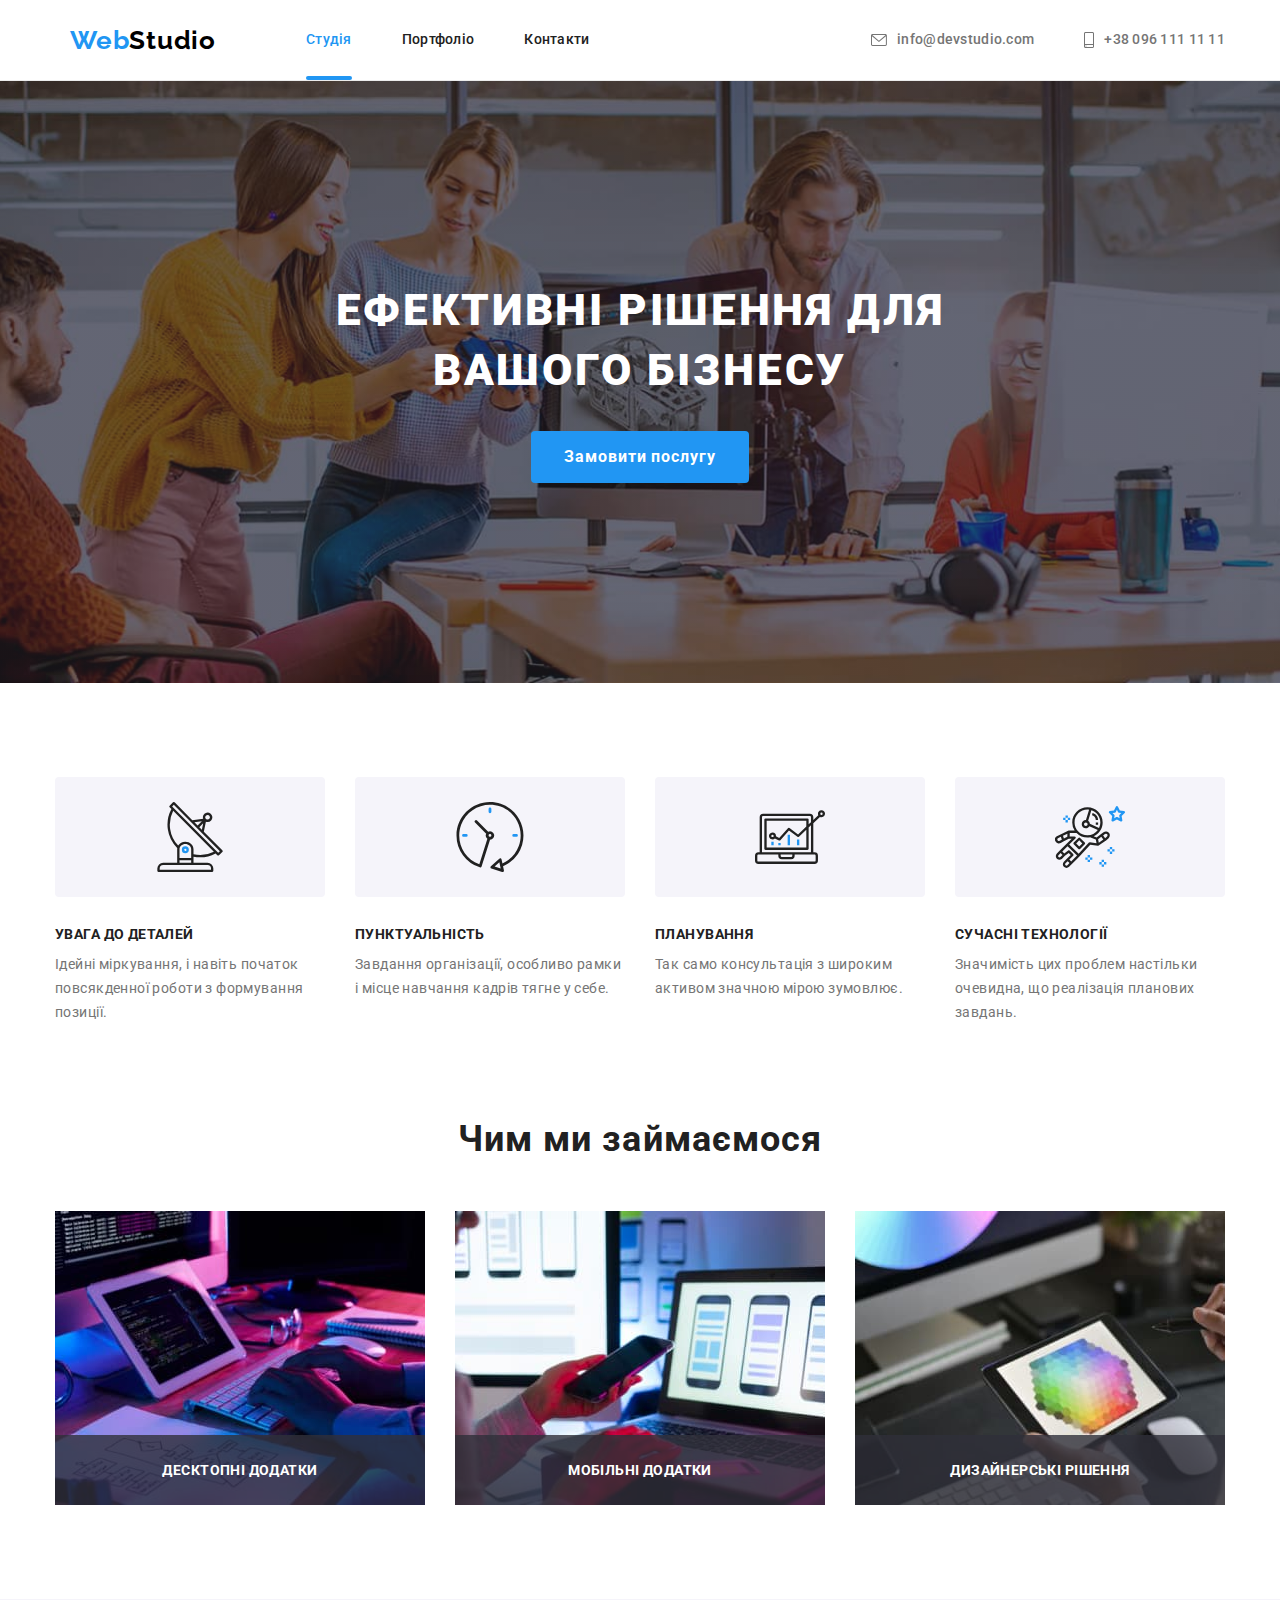
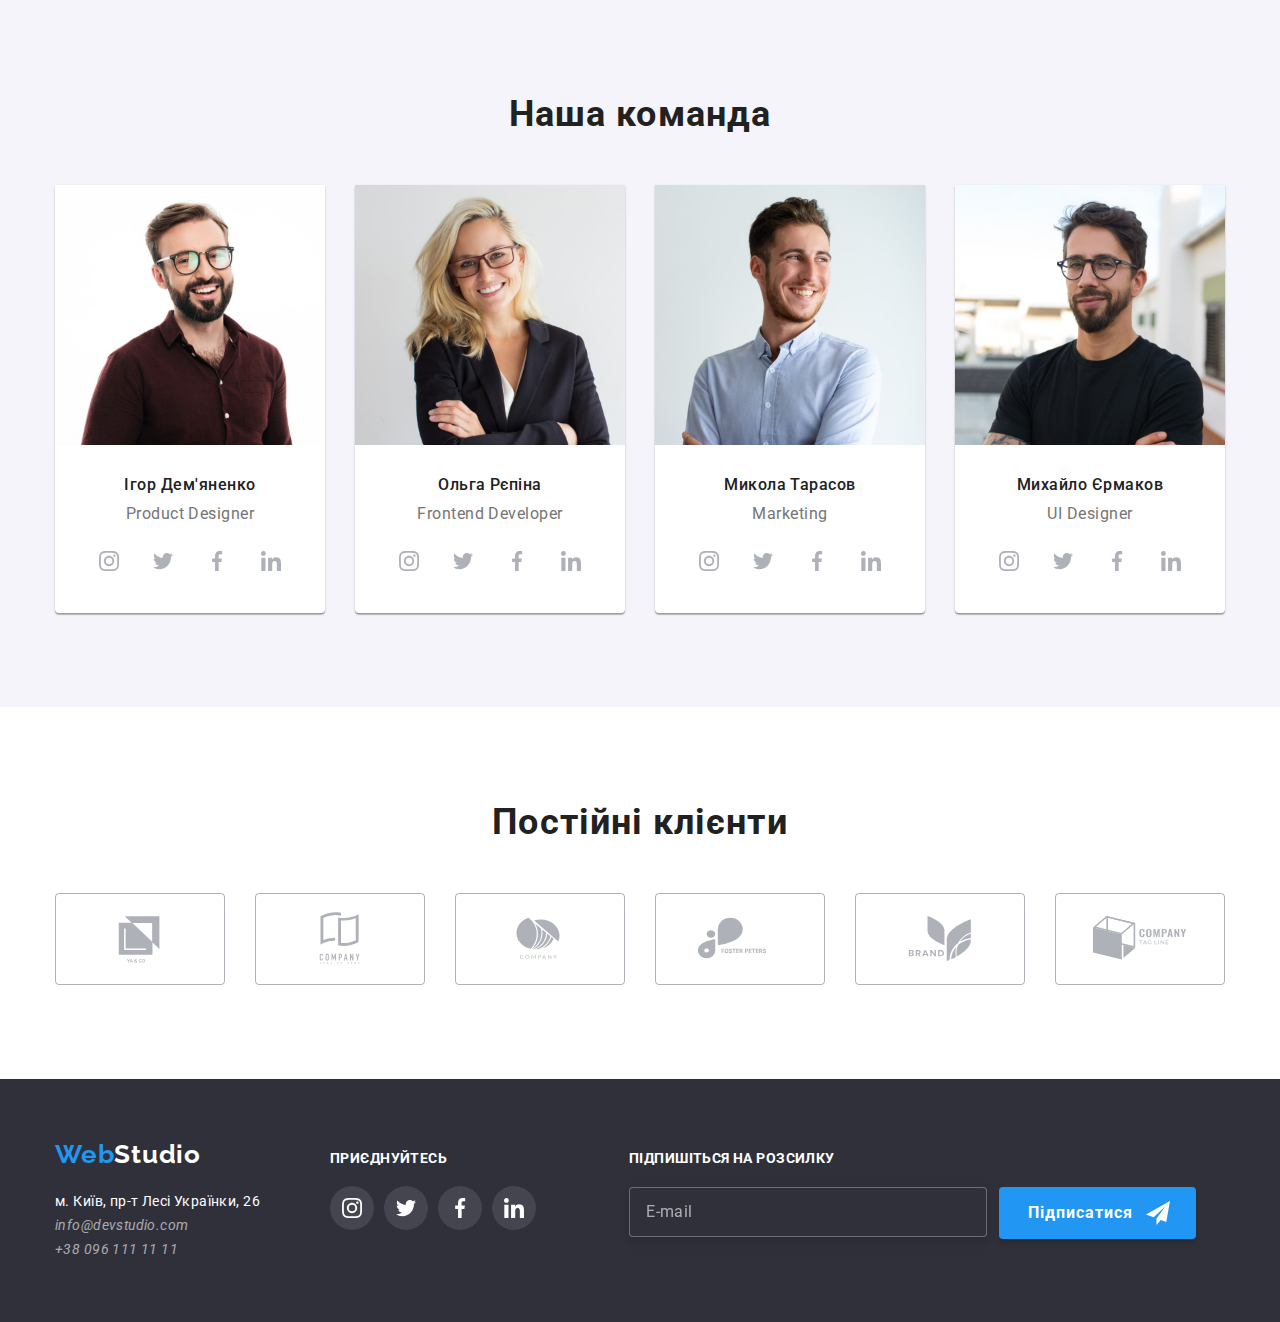
<file: index.html>
<!DOCTYPE html>
<html lang="en">
  <head>
    <meta charset="UTF-8" />
    <meta http-equiv="X-UA-Compatible" content="IE=edge" />
    <meta name="viewport" content="width=device-width, initial-scale=1.0" />
    <title>Document</title>
    <link rel="preconnect" href="https://fonts.googleapis.com" />
    <link rel="preconnect" href="https://fonts.gstatic.com" crossorigin />
    <link
      href="https://fonts.googleapis.com/css2?family=Raleway:wght@700&family=Roboto:wght@400;500;700;900&display=swap"
      rel="stylesheet"
    />
    <link
      rel="stylesheet"
      href="https://cdnjs.cloudflare.com/ajax/libs/modern-normalize/1.1.0/modern-normalize.min.css"
    />
    <link rel="stylesheet" href="./css/style.css" />
  </head>
  <body>
    <header class="header">
      <div class="container main-header">
        <nav class="container main-nav">
          <a href="./index.html" class="header-logo link"
            ><span class="logo-accent">Web</span>Studio</a
          >
          <ul class="header-list list">
            <li class="header-item">
              <a class="current header-link link" href=""> Студія </a>
            </li>
            <li class="header-item">
              <a class="header-link link" href="./portfolio.html">
                Портфоліо
              </a>
            </li>
            <li class="header-item">
              <a class="header-link link" href=""> Контакти </a>
            </li>
          </ul>
        </nav>
        <ul class="list-contact list">
          <li class="item">
            <a class="header-contact link" href="info@devstudio.com">
              <svg class="contact-icon" width="16" height="12">
                <use href="./images/symbol-defs.svg#icon-envelope"></use>
              </svg>
              info@devstudio.com
            </a>
          </li>
          <li class="item">
            <a class="header-contact link" href="tel:+380961111111">
              <svg class="contact-icon" width="10" height="16">
                <use href="./images/symbol-defs.svg#icon-smartphone"></use>
              </svg>
              +38 096 111 11 11
            </a>
          </li>
        </ul>
      </div>
    </header>

    <main>
      <section class="hero">
        <div class="hero-content container">
          <h1>Ефективні рішення для вашого бізнесу</h1>
          <button data-modal-open class="main-button" type="button">
            Замовити послугу
          </button>
        </div>
      </section>

      <section class="fundamental section">
        <div class="container">
          <h2 class="visually-hidden">Принципи нашої роботи</h2>
          <ul class="fundamental-list list">
            <li class="fundamental-item">
              <div class="rectangle-icon">
                <svg class="fundamental-icon" width="70" height="70">
                  <use href="./images/symbol-defs.svg#icon-antenna"></use>
                </svg>
              </div>
              <h3 class="fundamental-title">УВАГА ДО ДЕТАЛЕЙ</h3>
              <p class="fundamental-text">
                Ідейні міркування, і навіть початок повсякденної роботи з
                формування позиції.
              </p>
            </li>
            <li class="fundamental-item">
              <div class="rectangle-icon">
                <svg class="fundamental-icon" width="70" height="70">
                  <use href="./images/symbol-defs.svg#icon-clock"></use>
                </svg>
              </div>
              <h3 class="fundamental-title">ПУНКТУАЛЬНІСТЬ</h3>
              <p class="fundamental-text">
                Завдання організації, особливо рамки і місце навчання кадрів
                тягне у себе.
              </p>
            </li>
            <li class="fundamental-item">
              <div class="rectangle-icon">
                <svg class="fundamental-icon" width="70" height="70">
                  <use href="./images/symbol-defs.svg#icon-diagram"></use>
                </svg>
              </div>
              <h3 class="fundamental-title">ПЛАНУВАННЯ</h3>
              <p class="fundamental-text">
                Так само консультація з широким активом значною мірою зумовлює.
              </p>
            </li>
            <li class="fundamental-item">
              <div class="rectangle-icon">
                <svg class="fundamental-icon" width="70" height="70">
                  <use href="./images/symbol-defs.svg#icon-astronaut"></use>
                </svg>
              </div>
              <h3 class="fundamental-title">СУЧАСНІ ТЕХНОЛОГІЇ</h3>
              <p class="fundamental-text">
                Значимість цих проблем настільки очевидна, що реалізація
                планових завдань.
              </p>
            </li>
          </ul>
        </div>
      </section>

      <section class="properties section">
        <div class="container">
          <h2 class="properties-head">Чим ми займаємося</h2>
          <ul class="properties-list list">
            <li class="properties-item">
              <div class="properties-item-thumb">
                <img
                  src="./images/img.jpg"
                  alt="website development"
                  width="370"
                  height="294"
                />
                <div class="properties-rectangle-name">
                  <h3 class="properties-name">Десктопні додатки</h3>
                </div>
              </div>
            </li>
            <li class="properties-item">
              <div class="properties-item-thumb">
                <img
                  src="./images/img_2.jpg"
                  alt="application development"
                  width="370"
                  height="294"
                />
                <div class="properties-rectangle-name">
                  <h3 class="properties-name">Мобільні додатки</h3>
                </div>
              </div>
            </li>
            <li class="properties-item">
              <div class="properties-item-thumb">
                <img
                  src="./images/img_3.jpg"
                  alt="design"
                  width="370"
                  height="294"
                />
                <div class="properties-rectangle-name">
                  <h3 class="properties-name">Дизайнерські рішення</h3>
                </div>
              </div>
            </li>
          </ul>
        </div>
      </section>

      <section class="team section">
        <div class="container">
          <h2 class="team-title">Наша команда</h2>
          <ul class="team-list list">
            <li class="team-item">
              <img
                src="./images/prod.designer.jpg"
                alt="Our Product Designer"
                width="270"
                height="260"
              />
              <div class="team-content">
                <h3 class="team-members">Ігор Дем'яненко</h3>
                <p class="team-text">Product Designer</p>
                <ul class="team-soc-list list">
                  <li class="team-soc-item">
                    <a href="" class="team-soc-link">
                      <svg class="team-soc-icon" width="20" height="20">
                        <use
                          href="./images/symbol-defs.svg#icon-instagram"
                        ></use>
                      </svg>
                    </a>
                  </li>
                  <li class="team-soc-item">
                    <a href="" class="team-soc-link">
                      <svg class="team-soc-icon" width="20" height="20">
                        <use href="./images/symbol-defs.svg#icon-twitter"></use>
                      </svg>
                    </a>
                  </li>
                  <li class="team-soc-item">
                    <a href="" class="team-soc-link">
                      <svg class="team-soc-icon" width="20" height="20">
                        <use
                          href="./images/symbol-defs.svg#icon-facebook"
                        ></use>
                      </svg>
                    </a>
                  </li>
                  <li class="team-soc-item">
                    <a href="" class="team-soc-link">
                      <svg class="team-soc-icon" width="20" height="20">
                        <use
                          href="./images/symbol-defs.svg#icon-linkedin"
                        ></use>
                      </svg>
                    </a>
                  </li>
                </ul>
              </div>
            </li>
            <li class="team-item">
              <img
                src="./images/frontend_developer.jpg"
                alt="Our Frontend Developer"
                width="270"
                height="260"
              />
              <div class="team-content">
                <h3 class="team-members">Ольга Рєпіна</h3>
                <p class="team-text">Frontend Developer</p>
                <ul class="team-soc-list list">
                  <li class="team-soc-item">
                    <a href="" class="team-soc-link">
                      <svg class="team-soc-icon" width="20" height="20">
                        <use
                          href="./images/symbol-defs.svg#icon-instagram"
                        ></use>
                      </svg>
                    </a>
                  </li>
                  <li class="team-soc-item">
                    <a href="" class="team-soc-link">
                      <svg class="team-soc-icon" width="20" height="20">
                        <use href="./images/symbol-defs.svg#icon-twitter"></use>
                      </svg>
                    </a>
                  </li>
                  <li class="team-soc-item">
                    <a href="" class="team-soc-link">
                      <svg class="team-soc-icon" width="20" height="20">
                        <use
                          href="./images/symbol-defs.svg#icon-facebook"
                        ></use>
                      </svg>
                    </a>
                  </li>
                  <li class="team-soc-item">
                    <a href="" class="team-soc-link">
                      <svg class="team-soc-icon" width="20" height="20">
                        <use
                          href="./images/symbol-defs.svg#icon-linkedin"
                        ></use>
                      </svg>
                    </a>
                  </li>
                </ul>
              </div>
            </li>
            <li class="team-item">
              <img
                src="./images/marketing.jpg"
                alt="Our Marketing Manager"
                width="270"
                height="260"
              />
              <div class="team-content">
                <h3 class="team-members">Микола Тарасов</h3>
                <p class="team-text">Marketing</p>
                <ul class="team-soc-list list">
                  <li class="team-soc-item">
                    <a href="" class="team-soc-link">
                      <svg class="team-soc-icon" width="20" height="20">
                        <use
                          href="./images/symbol-defs.svg#icon-instagram"
                        ></use>
                      </svg>
                    </a>
                  </li>
                  <li class="team-soc-item">
                    <a href="" class="team-soc-link">
                      <svg class="team-soc-icon" width="20" height="20">
                        <use href="./images/symbol-defs.svg#icon-twitter"></use>
                      </svg>
                    </a>
                  </li>
                  <li class="team-soc-item">
                    <a href="" class="team-soc-link">
                      <svg class="team-soc-icon" width="20" height="20">
                        <use
                          href="./images/symbol-defs.svg#icon-facebook"
                        ></use>
                      </svg>
                    </a>
                  </li>
                  <li class="team-soc-item">
                    <a href="" class="team-soc-link">
                      <svg class="team-soc-icon" width="20" height="20">
                        <use
                          href="./images/symbol-defs.svg#icon-linkedin"
                        ></use>
                      </svg>
                    </a>
                  </li>
                </ul>
              </div>
            </li>
            <li class="team-item">
              <img
                src="./images/UI_designer.jpg"
                alt="Our UI DesignerUI Designer"
                width="270"
                height="260"
              />
              <div class="team-content">
                <h3 class="team-members">Михайло Єрмаков</h3>
                <p class="team-text">UI Designer</p>
                <ul class="team-soc-list list">
                  <li class="team-soc-item">
                    <a href="" class="team-soc-link">
                      <svg class="team-soc-icon" width="20" height="20">
                        <use
                          href="./images/symbol-defs.svg#icon-instagram"
                        ></use>
                      </svg>
                    </a>
                  </li>
                  <li class="team-soc-item">
                    <a href="" class="team-soc-link">
                      <svg class="team-soc-icon" width="20" height="20">
                        <use href="./images/symbol-defs.svg#icon-twitter"></use>
                      </svg>
                    </a>
                  </li>
                  <li class="team-soc-item">
                    <a href="" class="team-soc-link">
                      <svg class="team-soc-icon" width="20" height="20">
                        <use
                          href="./images/symbol-defs.svg#icon-facebook"
                        ></use>
                      </svg>
                    </a>
                  </li>
                  <li class="team-soc-item">
                    <a href="" class="team-soc-link">
                      <svg class="team-soc-icon" width="20" height="20">
                        <use
                          href="./images/symbol-defs.svg#icon-linkedin"
                        ></use>
                      </svg>
                    </a>
                  </li>
                </ul>
              </div>
            </li>
          </ul>
        </div>
      </section>
      <section class="clients section">
        <div class="container">
          <h2 class="clints-title">Постійні клієнти</h2>
          <ul class="clients-list list">
            <li class="clients-item">
              <a href="" class="clients-icon-link link">
                <svg class="clients-icon" width="106" height="60">
                  <use href="./images/symbol-defs.svg#icon-client_1"></use>
                </svg>
              </a>
            </li>
            <li class="clients-item">
              <a href="" class="clients-icon-link link">
                <svg class="clients-icon" width="106" height="60">
                  <use href="./images/symbol-defs.svg#icon-client_2"></use>
                </svg>
              </a>
            </li>
            <li class="clients-item">
              <a href="" class="clients-icon-link link">
                <svg class="clients-icon" width="106" height="60">
                  <use href="./images/symbol-defs.svg#icon-client_3"></use>
                </svg>
              </a>
            </li>
            <li class="clients-item">
              <a href="" class="clients-icon-link link">
                <svg class="clients-icon" width="106" height="60">
                  <use href="./images/symbol-defs.svg#icon-client_4"></use>
                </svg>
              </a>
            </li>
            <li class="clients-item">
              <a href="" class="clients-icon-link link">
                <svg class="clients-icon" width="106" height="60">
                  <use href="./images/symbol-defs.svg#icon-client_5"></use>
                </svg>
              </a>
            </li>
            <li class="clients-item">
              <a href="" class="clients-icon-link link">
                <svg class="clients-icon" width="106" height="60">
                  <use href="./images/symbol-defs.svg#icon-client_6"></use>
                </svg>
              </a>
            </li>
          </ul>
        </div>
      </section>
    </main>
    <footer class="footer">
      <div class="container footer-flex">
        <div class="footer-content">
          <a href="" class="footer-logo link"
            ><span class="logo-accent">Web</span>Studio</a
          >
          <address class="footer-address">
            <a class="footer-address-link link" href=""
              >м. Київ, пр-т Лесі Українки, 26</a
            >
            <ul class="footer-address-list list">
              <li>
                <a class="footer-contact link" href="info@devstudio.com"
                  >info@devstudio.com</a
                >
              </li>
              <li>
                <a class="footer-contact link" href="tel:+380961111111"
                  >+38 096 111 11 11
                </a>
              </li>
            </ul>
          </address>
        </div>
        <div class="footer-soc">
          <h3 class="footer-soc-title">Приєднуйтесь</h3>
          <ul class="footer-soc-list list">
            <li class="footer-soc-item">
              <a href="" class="footer-soc-link">
                <svg class="footer-soc-icon" width="20" height="20">
                  <use href="./images/symbol-defs.svg#icon-instagram_2"></use>
                </svg>
              </a>
            </li>
            <li class="footer-soc-item">
              <a href="" class="footer-soc-link">
                <svg class="footer-soc-icon" width="20" height="20">
                  <use href="./images/symbol-defs.svg#icon-twitter_2"></use>
                </svg>
              </a>
            </li>
            <li class="footer-soc-item">
              <a href="" class="footer-soc-link">
                <svg class="footer-soc-icon" width="20" height="20">
                  <use href="./images/symbol-defs.svg#icon-facebook_2"></use>
                </svg>
              </a>
            </li>
            <li class="footer-soc-item">
              <a href="" class="footer-soc-link">
                <svg class="footer-soc-icon" width="20" height="20">
                  <use href="./images/symbol-defs.svg#icon-linkedin_2"></use>
                </svg>
              </a>
            </li>
          </ul>
        </div>
        <form class="footer-form">
          <label class="footer-form-title" for="email">
            Підпишіться на розсилку
          </label>
          <div class="footer-form-wrap">
            <input
              class="footer-input"
              type="email"
              name="email"
              id="email"
              placeholder="E-mail"
            />
            <div class="footer-form-button">
              <button type="submit" class="footer-button">
                Підписатися
                <svg class="footer-button-icon" width="24" height="24">
                  <use href="./images/symbol-defs.svg#icon-send"></use>
                </svg>
              </button>
            </div>
          </div>
        </form>
      </div>
    </footer>

    <div data-modal class="backdrop is-hidden">
      <div class="modal">
        <button data-modal-close type="button" class="modal-close-button">
          <svg class="" width="18" height="18">
            <use href="./images/symbol-defs.svg#icon-close-black"></use>
          </svg>
        </button>
        <p class="modal-title">Залиште свої дані, ми вам передзвонимо</p>
        <form class="modal-form">
          <div class="modal-form-field">
            <label class="modal-form-label" for="name"> Ім'я </label>
            <div class="imput-wrap">
              <input class="form-input" type="text" name="name" id="name" />
              <svg class="form-input-icon" width="18" height="18">
                <use href="./images/symbol-defs.svg#icon-person-black"></use>
              </svg>
            </div>
          </div>
          <div class="modal-form-field">
            <label class="modal-form-label" for="tel">Телефон </label>
            <div class="imput-wrap">
              <input class="form-input" type="tel" name="tel" id="tel" />
              <svg class="form-input-icon" width="18" height="18">
                <use href="./images/symbol-defs.svg#icon-phone-black"></use>
              </svg>
            </div>
          </div>
          <div class="modal-form-field">
            <label class="modal-form-label" for="modal-email"> Пошта</label>
            <div class="imput-wrap">
              <input
                class="form-input"
                type="email"
                name="email"
                id="modal-email"
              />
              <svg class="form-input-icon" width="18" height="18">
                <use href="./images/symbol-defs.svg#icon-email-black"></use>
              </svg>
            </div>
          </div>
          <div>
            <label class="modal-form-label" for="comment">Коментар</label>
            <textarea
              class="form-textarea"
              name="comment"
              id="comment"
              placeholder="Введіть текст"
            ></textarea>
          </div>
          <div>
            <input
              type="checkbox"
              class="input-check visually-hidden"
              name="policy"
              id="policy"
              value="true"
            />
            <label class="modal-form-policy" for="policy">
              <span>
                <svg class="form-check-icon" width="16" height="15">
                  <use href="./images/symbol-defs.svg#icon-vector"></use>
                </svg>
              </span>
              Погоджуюся з розсилкою та приймаю
              <a class="policy-link link" href=""> Умови договору </a>
            </label>
          </div>
        </form>

        <button class="modal-button" type="submit">Відправити</button>
      </div>
    </div>

    <script src="./js/modal.js"></script>
  </body>
</html>
</file>
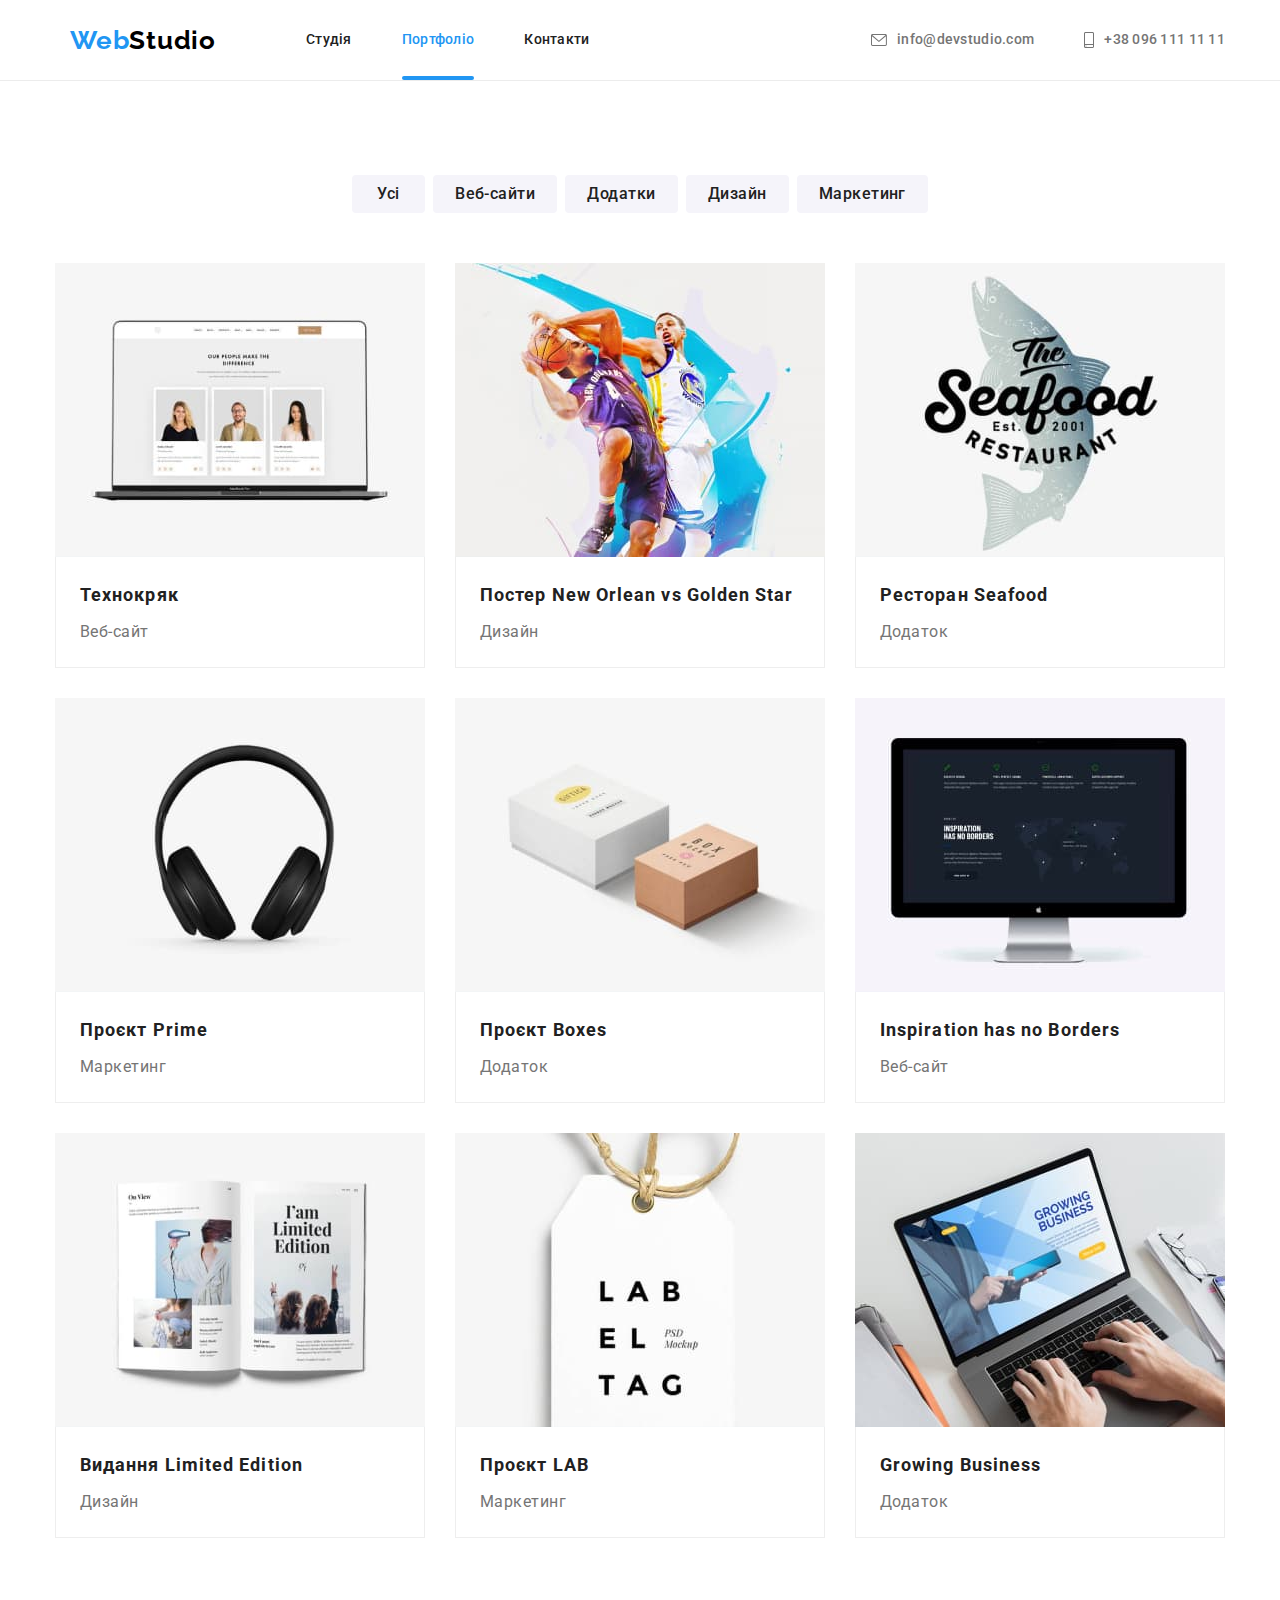
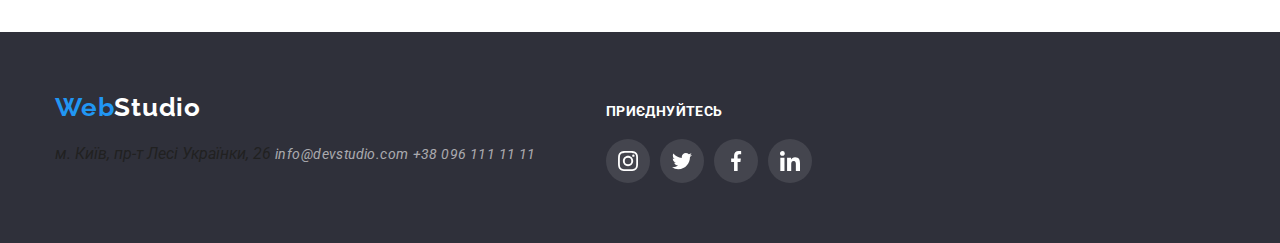
<file: portfolio.html>
<!DOCTYPE html>
<html lang="en">
  <head>
    <meta charset="UTF-8" />
    <meta http-equiv="X-UA-Compatible" content="IE=edge" />
    <meta name="viewport" content="width=device-width, initial-scale=1.0" />
    <title>Document</title>
    <link rel="preconnect" href="https://fonts.googleapis.com" />
    <link rel="preconnect" href="https://fonts.gstatic.com" crossorigin />
    <link
      href="https://fonts.googleapis.com/css2?family=Raleway:wght@700&family=Roboto:wght@400;500;700;900&display=swap"
      rel="stylesheet"
    />
    <link
      rel="stylesheet"
      href="https://cdnjs.cloudflare.com/ajax/libs/modern-normalize/1.1.0/modern-normalize.min.css"
    />
    <link rel="stylesheet" href="./css/style.css" />
  </head>
  <body>
    <header class="header">
      <div class="container main-header">
        <nav class="container main-nav">
          <a href="./index.html" class="header-logo link"
            ><span class="logo-accent">Web</span>Studio</a
          >
          <ul class="header-list list">
            <li class="header-item">
              <a class="header-link link" href="./index.html"> Студія </a>
            </li>
            <li class="header-item">
              <a class="current header-link link" href="./portfolio.html">
                Портфоліо
              </a>
            </li>
            <li class="header-item">
              <a class="header-link link" href=""> Контакти </a>
            </li>
          </ul>
        </nav>
        <ul class="list-contact list">
          <li class="item">
            <a class="header-contact link" href="info@devstudio.com">
              <svg class="contact-icon" width="16" height="12">
                <use href="./images/symbol-defs.svg#icon-envelope"></use>
              </svg>
              info@devstudio.com
            </a>
          </li>
          <li class="item">
            <a class="header-contact link" href="tel:+380961111111">
              <svg class="contact-icon" width="10" height="16">
                <use href="./images/symbol-defs.svg#icon-smartphone"></use>
              </svg>
              +38 096 111 11 11
            </a>
          </li>
        </ul>
      </div>
    </header>

    <main>
      <section class="projects section">
        <h2 class="visually-hidden">Фільтр</h2>
        <ul class="project-filtr list container">
          <li class="project-filtr-item">
            <button class="project-button" type="button">Усі</button>
          </li>
          <li class="project-filtr-item">
            <button class="project-button" type="button">Веб-сайти</button>
          </li>
          <li class="project-filtr-item">
            <button class="project-button" type="button">Додатки</button>
          </li>
          <li class="project-filtr-item">
            <button class="project-button" type="button">Дизайн</button>
          </li>
          <li class="project-filtr-item">
            <button class="project-button" type="button">Маркетинг</button>
          </li>
        </ul>
        <h2 class="visually-hidden">Наші проекти</h2>
        <ul class="project-list list container">
          <li class="project-item">
            <a href="" class="project-link link">
              <div class="project-thumb">
                <img
                  src="./images/img_tehno.jpg"
                  alt="website"
                  width="370"
                  height="294"
                />
                <p class="project-description">
                  Ресурс пропонує комплексні пропозиції з різним рівнем
                  функціоналу та сервісів. Все це дозволить відвідувачу отримати
                  вичерпні відомості про компанію чи приватну особу.
                </p>
              </div>
              <div class="cards">
                <h3 class="project-title">Технокряк</h3>
                <p class="project-text">Веб-сайт</p>
              </div>
            </a>
          </li>
          <li class="project-item">
            <a href="" class="project-link link">
              <div class="project-thumb">
                <img
                  src="./images/img_poster.jpg"
                  alt="poster"
                  width="370"
                  height="294"
                />
                <p class="project-description">
                  Ресурс пропонує комплексні пропозиції з різним рівнем
                  функціоналу та сервісів. Все це дозволить відвідувачу отримати
                  вичерпні відомості про компанію чи приватну особу.
                </p>
              </div>
              <div class="cards">
                <h3 class="project-title">Постер New Orlean vs Golden Star</h3>
                <p class="project-text">Дизайн</p>
              </div>
            </a>
          </li>
          <li class="project-item">
            <a href="" class="project-link link">
              <div class="project-thumb">
                <img
                  src="./images/img_seafood.jpg"
                  alt="app_seafood"
                  width="370"
                  height="294"
                />
                <p class="project-description">
                  Ресурс пропонує комплексні пропозиції з різним рівнем
                  функціоналу та сервісів. Все це дозволить відвідувачу отримати
                  вичерпні відомості про компанію чи приватну особу.
                </p>
              </div>
              <div class="cards">
                <h3 class="project-title">Ресторан Seafood</h3>
                <p class="project-text">Додаток</p>
              </div>
            </a>
          </li>
          <li class="project-item">
            <a href="" class="project-link link">
              <div class="project-thumb">
                <img
                  src="./images/img_prime.jpg"
                  alt="marketing"
                  width="370"
                  height="294"
                />
                <p class="project-description">
                  Ресурс пропонує комплексні пропозиції з різним рівнем
                  функціоналу та сервісів. Все це дозволить відвідувачу отримати
                  вичерпні відомості про компанію чи приватну особу.
                </p>
              </div>
              <div class="cards">
                <h3 class="project-title">Проєкт Prime</h3>
                <p class="project-text">Маркетинг</p>
              </div>
            </a>
          </li>
          <li class="project-item">
            <a href="" class="project-link link">
              <div class="project-thumb">
                <img
                  src="./images/img_boxes.jpg"
                  alt="app_boxes"
                  width="370"
                  height="294"
                />
                <p class="project-description">
                  Ресурс пропонує комплексні пропозиції з різним рівнем
                  функціоналу та сервісів. Все це дозволить відвідувачу отримати
                  вичерпні відомості про компанію чи приватну особу.
                </p>
              </div>
              <div class="cards">
                <h3 class="project-title">Проєкт Boxes</h3>
                <p class="project-text">Додаток</p>
              </div>
            </a>
          </li>
          <li class="project-item">
            <a href="" class="project-link link">
              <div class="project-thumb">
                <img
                  src="./images/img_inspiration.jpg"
                  alt="website_inspiration"
                  width="370"
                  height="294"
                />
                <p class="project-description">
                  Ресурс пропонує комплексні пропозиції з різним рівнем
                  функціоналу та сервісів. Все це дозволить відвідувачу отримати
                  вичерпні відомості про компанію чи приватну особу.
                </p>
              </div>
              <div class="cards">
                <h3 class="project-title">Inspiration has no Borders</h3>
                <p class="project-text">Веб-сайт</p>
              </div>
            </a>
          </li>
          <li class="project-item">
            <a href="" class="project-link link">
              <div class="project-thumb">
                <img
                  src="./images/img_edition.jpg"
                  alt="design"
                  width="370"
                  height="294"
                />
                <p class="project-description">
                  Ресурс пропонує комплексні пропозиції з різним рівнем
                  функціоналу та сервісів. Все це дозволить відвідувачу отримати
                  вичерпні відомості про компанію чи приватну особу.
                </p>
              </div>
              <div class="cards">
                <h3 class="project-title">Видання Limited Edition</h3>
                <p class="project-text">Дизайн</p>
              </div>
            </a>
          </li>
          <li class="project-item">
            <a href="" class="project-link link">
              <div class="project-thumb">
                <img
                  src="./images/img_lab.jpg"
                  alt="marketing_lab"
                  width="370"
                  height="294"
                />
                <p class="project-description">
                  Ресурс пропонує комплексні пропозиції з різним рівнем
                  функціоналу та сервісів. Все це дозволить відвідувачу отримати
                  вичерпні відомості про компанію чи приватну особу.
                </p>
              </div>
              <div class="cards">
                <h3 class="project-title">Проєкт LAB</h3>
                <p class="project-text">Маркетинг</p>
              </div>
            </a>
          </li>
          <li class="project-item">
            <a href="" class="project-link link">
              <div class="project-thumb">
                <img
                  src="./images/img_growing.jpg"
                  alt="app_growing_business"
                  width="370"
                  height="294"
                />
                <p class="project-description">
                  Ресурс пропонує комплексні пропозиції з різним рівнем
                  функціоналу та сервісів. Все це дозволить відвідувачу отримати
                  вичерпні відомості про компанію чи приватну особу.
                </p>
              </div>
              <div class="cards">
                <h3 class="project-title">Growing Business</h3>
                <p class="project-text">Додаток</p>
              </div>
            </a>
          </li>
        </ul>
      </section>
    </main>

    <footer class="footer">
      <div class="container footer-flex">
        <div class="footer-content">
          <a href="" class="footer-logo link"
            ><span class="logo-accent">Web</span>Studio</a
          >
          <address class="footer-address">
            м. Київ, пр-т Лесі Українки, 26
            <a class="footer-contact link" href="info@devstudio.com"
              >info@devstudio.com</a
            >
            <a class="footer-contact link" href="tel:+380961111111"
              >+38 096 111 11 11
            </a>
          </address>
        </div>
        <div class="footer-soc">
          <h3 class="footer-soc-title">Приєднуйтесь</h3>
          <ul class="footer-soc-list list">
            <li class="footer-soc-item">
              <a href="" class="footer-soc-link">
                <svg class="footer-soc-icon" width="20" height="20">
                  <use href="./images/symbol-defs.svg#icon-instagram_2"></use>
                </svg>
              </a>
            </li>
            <li class="footer-soc-item">
              <a href="" class="footer-soc-link">
                <svg class="footer-soc-icon" width="20" height="20">
                  <use href="./images/symbol-defs.svg#icon-twitter_2"></use>
                </svg>
              </a>
            </li>
            <li class="footer-soc-item">
              <a href="" class="footer-soc-link">
                <svg class="footer-soc-icon" width="20" height="20">
                  <use href="./images/symbol-defs.svg#icon-facebook_2"></use>
                </svg>
              </a>
            </li>
            <li class="footer-soc-item">
              <a href="" class="footer-soc-link">
                <svg class="footer-soc-icon" width="20" height="20">
                  <use href="./images/symbol-defs.svg#icon-linkedin_2"></use>
                </svg>
              </a>
            </li>
          </ul>
        </div>
      </div>
    </footer>
  </body>
</html>
</file>
<file: css/style.css>
:root {
--main-color:#212121;
--second-main-color:#757575;
--white:#FFFFFF;
--accent-color:#2196F3;
--logo-color:#000000;
--background-header:#ECECEC;
--background-footer:#2F303A;
--background-main: #FFFFFF;
--background-second: #F5F4FA;
--background-accent:#2196F3;
--backgground-portfolio-cards:#EEEEEE;
--soc-icon: #AFB1B8;
}

body  {
    font-family: 'Roboto', sans-serif;
    color: var(--main-color);
}   

.list {
    list-style: none;
    padding: 0;
    margin: 0;
}
.link {
    text-decoration: none;
}
.container {
        width: 1200px;
        padding-left: 15px;
        padding-right: 15px;
        margin-left: auto;
        margin-right: auto;
}
img {
        display: block;
        max-width: 100%;
        height: auto;
}

.section {
        padding-top: 94px;
        padding-bottom: 94px;
}

/* header */

.header {
    background-color: var(--background-main);
    border-bottom: 1px solid #ECECEC;
}

.header-list {
        display: flex;
        margin-left: 90px;
}

.project-filtr {
        justify-content: center;
}

.header-item:not(:last-child) {
        margin-right: 50px;
}

.main-header {
        display: flex;
        align-items: center;
}

.list-contact {
        display: flex;
        margin-left: auto;
        flex-shrink: 0;
}       

.list-contact .item + .item {
        margin-left: 50px;
}

.main-nav {
        display: flex;
        align-items: center;
}

.header-logo {
        font-family: 'Raleway';
        font-weight: 700;
        font-size: 26px;
        line-height: 1.19;  
        letter-spacing: 0.03em;
        color: var(--logo-color);
}
.logo-accent {
        color:var(--accent-color);
}
.header-link   {
        display: block;
        padding-top: 32px;
        padding-bottom: 32px;

        position: relative;

        font-weight: 500;
        font-size: 14px;
        line-height: 1.14;
        letter-spacing: 0.02em;
        color: var(--main-color);   

        transition-property: color;
        transition-duration: 250ms;
        transition-timing-function: cubic-bezier(0.4, 0, 0.2, 1);
}

.header-link:hover,
.header-link:focus {
        color: var(--accent-color);
}

.current::after {
        content: "";

        position: absolute;
        left: 0;
        bottom: 0;

        display: block;

        width: 100%;
        height: 4px;
        background-color: var(--background-accent);
        border-radius: 2px;
}

.header-contact {
        display: flex;
        align-items: center;
        justify-content: center;
        font-weight: 500;
        font-size: 14px;
        line-height: 1.14;
        letter-spacing: 0.02em;
        color: var(--second-main-color);

        transition-property: color;
        transition-duration: 250ms;
        transition-timing-function: cubic-bezier(0.4, 0, 0.2, 1);
}

.header-contact:hover,
.header-contact:focus {
        color: var(--accent-color);
}

.header-link.current {
        color: var(--accent-color);
}

.contact-icon {
        fill: currentColor;
        margin-right: 10px;
}

/*hero*/

.hero {
        max-width: 1600px;
        padding-top: 200px;
        padding-bottom: 200px;
        margin: 0 auto;
        text-align: center;

        background-color: var(--background-footer);
        background-image: linear-gradient(rgba(47, 48, 58, 0.4), rgba(47, 48, 58, 0.4)), url(../images/hero.jpg);
        background-repeat: no-repeat;
        background-position: center;
        background-size: cover;
}
h1 {    
        margin: 0 auto;
        margin-bottom: 30px;
        max-width: 696px;

        font-weight: 900;
        font-size: 44px;
        line-height: 1.36;
        letter-spacing: 0.06em;
        text-transform: uppercase;      
        color: var(--white);
}

.main-button {
        border-radius: 4px;
        padding: 10px 32px;
        border: 1px solid transparent;

        front-family:inherit;
        font-weight: 700;
        font-size: 16px;
        line-height: 1.88;

        align-items: center;
        text-align: center;
        letter-spacing: 0.06em;

        color: var(--white);
        background-color: var(--background-accent);
        cursor:pointer;
}

.visually-hidden {
    position: absolute;
    white-space: nowrap;
    width: 1px;
    height: 1px;
    overflow: hidden;
    border: 0;
    padding: 0;
    clip: rect(0 0 0 0);
    clip-path: inset(50%);
    margin: -1px;
}

/*fundamental*/

.fundamental {
        text-align: center;
}

.fundamental-list {
        display: flex;
        width: 1170px;

        background-color: var(--background-main);
}

.fundamental-item:not(:last-child) {
        margin-right: 30px;
}

.fundamental-item {
        width: 270px;
        text-align: left;
}

.fundamental-title {
        margin-top: 0;
        margin-bottom: 10px;

        font-weight: 700;
        font-size: 14px;
        line-height: 1.14;
        letter-spacing: 0.03em;
        text-transform: uppercase;
}
.fundamental-text {
        margin-top: 0;
        margin-bottom: 0;

        font-size: 14px;
        line-height: 1.71;
        letter-spacing: 0.03em;
        color:var(--second-main-color);
}

.rectangle-icon {
        display: flex;
        align-items: center;
        justify-content: center;
        margin-bottom: 30px;
        width: 270px;
        height: 120px;
        background-color: var(--background-second);
        border-radius: 4px;
}

/*properties*/

.properties-head {
        margin-top: 0;
        margin-bottom: 50px;

        text-align: center;

        font-weight: 700;
        font-size: 36px;
        line-height: 1.17;
        text-align: center;
        letter-spacing: 0.03em;
}
.properties {
        padding-top: 0;
        background-color: var(--background-main);
}

.properties-list {
        display: flex;
}

.properties-item:not(:last-child){
        margin-right: 30px;
}

.properties-item-thumb {
        position: relative;
}

.properties-rectangle-name {
        display: flex;
        align-items: center;
        justify-content: center;
        
        position: absolute;
        bottom: 0;
        left: 0;

        width: 370px;
        height: 70px;
 
        background-color: rgba(47, 48, 58, 0.8);
}

.properties-name {
        padding: 0;
        margin: 0;

        font-weight: 700;
        font-size: 14px;
        line-height: 16px;
        text-align: center;
        letter-spacing: 0.03em;
        text-transform: uppercase;
        
        color: var(--white);
}

/*team*/

.team {  
    background-color: var(--background-second);
}

.team-list {
        display: flex;
}

.team-item:not(:last-child) {
        margin-right: 30px;
}

.team-title {
        margin-top: 0;
        margin-bottom: 50px;

        font-weight: 700;
        font-size: 36px;
        line-height: 1.17;
        text-align: center;
        letter-spacing: 0.03em
}
.team-members {
        margin-top: 0;
        margin-bottom: 10px;

        font-weight: 500;
        font-size: 16px;
        line-height: 1.19;
        text-align: center;
        letter-spacing: 0.03em;
}
.team-text {
        margin-top: 0;
        margin-bottom: 16px;

        font-size: 16px;
        line-height: 1.19;
        text-align: center;
        letter-spacing: 0.03em;
        color: var(--second-main-color);
}
.team-item {
        background-color: var(--background-main);
        box-shadow: 0px 1px 3px rgba(0, 0, 0, 0.12), 0px 1px 1px rgba(0, 0, 0, 0.14), 0px 2px 1px rgba(0, 0, 0, 0.2);
        border-radius: 0px 0px 4px 4px;
}

.team-content {
        padding-top: 30px;
        padding-bottom: 30px;
}

.team-soc-list {
        display: flex;
        justify-content: center;
        gap: 10px;

        margin: 0;
        padding: 0;
}

.team-soc-link {
        display: flex;
        align-items: center;
        justify-content: center;

        width: 44px;
        height: 44px;
        border-radius: 50%;
        background-color: var(--background-main);
        fill: #AFB1B8;

        transition-property: background-color, fill;
        transition-duration: 250ms;
        transition-timing-function: cubic-bezier(0.4, 0, 0.2, 1);
}

.team-soc-link:hover,
.team-soc-link:focus {
        background-color: var(--background-accent);
        fill: var(--white);
}

/* clients */

.clients {
        text-align: center;
        background-color: var(--background-main);
}

.clints-title {
        margin-top: 0;
        margin-bottom: 50px;
        
        font-weight: 700;
        font-size: 36px;
        line-height: 1.17;
        letter-spacing: 0.03em;
}

.clients-list {
        display: flex;
        justify-content: center;
        gap: 30px;
}

.clients-icon-link {
        display: flex;
        align-items: center;
        justify-content: center;
        gap: 30px;

        width: 170px;
        height: 92px;
        border: 1px solid #AFB1B8;
        border-radius: 4px;
        fill: #AFB1B8;

        transition-property: fill, border-color;
        transition-duration: 250ms;
        transition-timing-function: cubic-bezier(0.4, 0, 0.2, 1);
}

.clients-icon-link:hover,
.clients-icon-link:focus {
        fill: var(--accent-color);
        border-color: var(--accent-color);
}

/* footer */

.footer {
        background-color: var(--background-footer);
        padding-top: 60px;
        padding-bottom: 60px;
}

.footer-flex {
        display: flex;
        align-items: baseline;
        justify-content: flex-start;    
}

.footer-content {
        display: flex;
        flex-direction:column;
        margin-right: 70px;
}

.footer-logo {
        margin-bottom: 20px;

        font-family: 'Raleway';
        font-weight: 700;
        font-size: 26px;
        line-height: 1.19;
        letter-spacing: 0.03em;  
        color: var(--white)
}
/* .footer-address */
        /* display: block; */
        /* flex-direction: column; */

.footer-address-link {
        display: block;
        font-style: normal;
        font-size: 14px;
        line-height: 1.71;
        letter-spacing: 0.03em;
        color: var(--white)
}

.footer-contact {
        margin-top: 9px;

        font-size: 14px;
        line-height: 1.71;
        letter-spacing: 0.03em;
        color: rgba(255, 255, 255, 0.6);

        transition-property: color;
        transition-duration: 250ms;
        transition-timing-function: cubic-bezier(0.4, 0, 0.2, 1);
}

.footer-contact:hover,
.footer-contact:focus {
        color: var(--accent-color);
}

.footer-soc-title {
        margin-top: 0;
        margin-bottom: 20px;
        font-weight: 700;
        font-size: 14px;
        line-height: 16px;
        letter-spacing: 0.03em;
        text-transform: uppercase;
        
        color: var(--white)
}

.footer-soc-list {
        display: flex;
        justify-content: center;
        gap: 10px;
        margin-top: 20px;
}

.footer-soc-link {
        display: flex;
        align-items: center;
        justify-content: center;

        width: 44px;
        height: 44px;
        border-radius: 50%;
        background-color: rgba(255, 255, 255, 0.1);
        fill: var(--white);

        transition-property: background-color;
        transition-duration: 250ms;
        transition-timing-function: cubic-bezier(0.4, 0, 0.2, 1);
}

.footer-soc-link:hover,
.footer-soc-link:focus {
        background-color: var(--background-accent);
}

.footer-form {
        margin-left: 93px;
}

.footer-form-title {
        display: inline-block;
        margin-top: 0;
        margin-bottom: 20px;

        font-weight: 700;
        font-size: 14px;
        line-height: 1.14;
        letter-spacing: 0.03em;
        text-transform: uppercase;
        
        color: var(--white);
}

.footer-form-wrap {
        display: flex;
        gap: 12px;
}

.footer-button {
        position: relative;
        margin: 0;
        padding-top: 10px;
        padding-bottom: 10px;
        padding-right: 62px;
        padding-left: 28px;

        border-radius: 4px;
        border: 1px solid transparent;

        font-weight: 700;
        font-size: 16px;
        line-height: 1.88;
        letter-spacing: 0.06em;
        
        color: var(--white);
        background-color: var(--background-accent);
        box-shadow: 0px 4px 4px rgba(0, 0, 0, 0.15);
        cursor: pointer;
}

.footer-input {
        width: 358px;
        height: 50px;
        padding-left: 16px;
        
        border: 1px solid rgba(255, 255, 255, 0.3);
        filter: drop-shadow(0px 4px 4px rgba(0, 0, 0, 0.15));
        border-radius: 4px;
        background-color: var(--background-footer);
        color: var(--white);
}

.footer-input::placeholder {
        font-weight: 400;
        font-size: 16px;
        line-height: 1.25;
        
        letter-spacing: 0.03em;
        
        color: rgba(255, 255, 255, 0.6);
}

.footer-button-icon {
        align-self: flex-end;
        position: absolute;
        top: 50%;
        left: 148px;
        transform: translate(-50%, -50%);
        margin-left: 10px;
        fill: var(--white);
}

/* portfolio */

.projects {
    background-color: var(--background-main);
}

.project-filtr {
        display: flex;
        margin-bottom: 50px;
}
.project-filtr-item:not(:last-child){
        margin-right: 8px;
}

.project-button {
        display: inline-block;
        border-radius: 4px;
        min-width: 73px;
        padding: 6px 22px;

        border: transparent;

        font-family: 'Roboto';
        font-weight: 500;
        font-size: 16px;
        line-height: 1.63;
        text-align: center;
        letter-spacing: 0.03em;
        color: var(--main-color);
        background-color: var(--background-second);
        cursor: pointer;

        transition-property: color, background-color, filter;
        transition-duration: 250ms;
        transition-property: cubic-bezier(0.4, 0, 0.2, 1);
}
.project-button:hover,
.project-button:focus {
        color: var(--white);
        background-color: var(--background-accent);
        filter: drop-shadow(0px 4px 4px rgba(0, 0, 0, 0.25));
}

.project-list {
        display: flex;
        flex-wrap: wrap;
        gap: 30px;
}

.project-title {
        margin-top: 0px;
        margin-bottom: 4px;

        font-weight: 700;
        font-size: 18px;
        line-height: 2;
        letter-spacing: 0.06em;

        color: var(--main-color);
}

.project-text {
        margin-top: 0;
        margin-bottom: 0;

        font-size: 16px;
        line-height: 1.88;
        letter-spacing: 0.03em;
        color: var(--second-main-color);
}

.project-item {
        flex-basis: calc((100% - 60px) / 3);
        background-color: var(--backgground-portfolio-cards);
}       

.project-link {
        display: inline-block;
        position: relative;

        transition-property: box-shadow;
        transition-duration: 250ms;
        transition-property: cubic-bezier(0.4, 0, 0.2, 1);
}

.project-link:hover,
.project-link:focus {
        box-shadow: 0px 1px 1px rgba(0, 0, 0, 0.12), 0px 4px 4px rgba(0, 0, 0, 0.06), 1px 4px 6px rgba(0, 0, 0, 0.16);
}

.cards{
        padding: 20px 24px;

        border-right-width: 1px;
        border-right-style: solid;
        border-right-color: var(--backgground-portfolio-cards);

        border-bottom-width: 1px;
        border-bottom-style: solid;
        border-bottom-color: var(--backgground-portfolio-cards);
        
        border-left-width: 1px;
        border-left-style: solid;
        border-left-color: var(--backgground-portfolio-cards);

        background-color: var(--background-main);
}

.project-thumb {
        position: relative;
        display: flex;
        align-items: center;
        justify-content: center;
        overflow: hidden;
}

.project-description {
        display: inline-block;
        position: absolute;

        width: 100%;
        height: 100%;

        padding: 63px 24px;
        margin: 0;

        font-size: 18px;
        line-height: 1.56;
        letter-spacing: 0.03em;
        
        color:  var(--white);
        background-color: rgba(33, 150, 243, 0.9);
        transform: translateY(100%);
        transition: transform 250ms cubic-bezier(0.4, 0, 0.2, 1);
}

.project-link:hover .project-description {
        transform: translateY(0);
}

/* .project-thumb::before {
        display: inline-block;
        position: absolute;
        content: " ";
        width: 100%;
        height: 100%;

        background-color:rgba(33, 150, 243, 0.9);
        transform: translateY(100%);
        transition: transform 2050ms cubic-bezier(0.4, 0, 0.2, 1);
}

.project-link:hover .project-thumb::before {
        transform: translateY(0);
} */

/* modal */


.backdrop {
        position: fixed;
        top: 0;
        left: 0;

        width: 100%;
        height: 100%;

        background-color: rgba(0, 0, 0, 0.2);
        opacity: 1;
        transition: opacity 250ms cubic-bezier(0.4, 0, 0.2, 1);
}
.backdrop.is-hidden {
        opacity: 0;
        pointer-events: none;
}

.backdrop.is-hidden .modal{
        transform: translate(-50%, -50%) scale(0.5);
}

.modal {
        position: absolute;
        top: 50%;
        left: 50%;
        transform: translate(-50%, -50%) scale(1);

        padding: 40px;

        min-width: 528px;
        min-height: 581px;

        background: var(--white);
        box-shadow: 0px 1px 3px rgba(0, 0, 0, 0.12),
        0px 1px 1px rgba(0, 0, 0, 0.14),
        0px 2px 1px rgba(0, 0, 0, 0.2);
        border-radius: 4px;

        transition: transform 250ms cubic-bezier(0.4, 0, 0.2, 1);
}

.modal-close-button {
        display: flex;
        align-items: center;

        position: absolute;     
        top: 8px;
        right: 8px;

        width: 30px;
        height: 30px;
        background: #FFFFFF;
        border: 1px solid rgba(0, 0, 0, 0.1);
        border-radius: 50%;

        cursor: pointer;

        transition-property: fill;
        transition-duration: 250ms;
        transition-timing-function: cubic-bezier(0.4, 0, 0.2, 1);
}

.modal-close-button:hover,
.modal-close-button:focus {
        fill: var(--accent-color);
}

.modal-title {
        margin-top: 0;
        margin-bottom: 12px;
        font-weight: 700;
        font-size: 20px;
        line-height: 1.15;
        text-align: center;
        letter-spacing: 0.03em;
        
        color: var(--main-color);
}

.modal-form-label {
        display: block;
        margin-bottom: 4px;
        font-size: 12px;
        line-height: 1.17;
        letter-spacing: 0.01em;
        
        color: var(--second-main-color);
}

.modal-form-field {
        margin-bottom: 10px;
}

.form-input {
        width: 100%;
        height: 40px;
        padding-left: 42px;

        border: 1px solid rgba(33, 33, 33, 0.2);
        border-radius: 4px;
        outline: transparent;

        transition-property: border;
        transition-duration: 250ms;
        transition-timing-function: cubic-bezier(0.4, 0, 0.2, 1);
}

.form-input:focus, .form-textarea:focus{
        border: 1px solid var(--accent-color);
}

.form-input:focus + .form-input-icon {
        fill: var(--accent-color);
}

.imput-wrap {
        position: relative;
}

.form-input-icon {
        position: absolute;
        top: 50%;
        transform: translateY(-50%);
        left: 12px;
}

.form-textarea {
        width: 100%;
        height: 120px;
        padding: 12px 16px;
        margin-bottom: 20px;
        resize: none;
        
        border: 1px solid rgba(33, 33, 33, 0.2);
        border-radius: 4px;
        outline: transparent;

        transition-property: border;
        transition-duration: 250ms;
        transition-timing-function: cubic-bezier(0.4, 0, 0.2, 1);
}

.form-textarea::placeholder {
        font-size: 12px;
        line-height: 1.17;
        letter-spacing: 0.01em;
        color: rgba(117, 117, 117, 0.5);
}

.modal-form-policy {
        display: flex;
        align-items: center;
        justify-content: center;
        gap: 7px;
        font-size: 14px;
        line-height: 1.71;
        
        letter-spacing: 0.03em;
        
        color: var(--second-main-color);
}

.modal-form-policy span{
        display: flex;
        align-items: center;
        justify-content: center;
        width: 16px;
        height: 15px;
        border: 1.8px solid var(--main-color);
        border-radius: 2px;
        fill: transparent;
}

.input-check:checked + .modal-form-policy span{
        background-color: var(--background-accent);
        border-color: transparent;
        fill: var(--white);
}

.input-check {
        transition-property: border-color;
        transition-duration: 2050ms;
        ransition-timing-function: cubic-bezier(0.4, 0, 0.2, 1);
}

.input-check:focus +.modal-form-policy span {
        border-color: var(--background-accent);
}

.policy-link {
        text-decoration-line: underline;
        
        color: var(--accent-color);
}


.modal-button {
        display: block;
        margin-left: auto;
        margin-right: auto;
        margin-top: 30px;
        padding: 10px 52px;
        border-radius: 4px;
        border: 1px solid transparent;
        font-weight: 700;
        font-size: 16px;
        line-height: 1.88;
        letter-spacing: 0.06em;
        
        color: var(--white);
        background: var(--background-accent);
        box-shadow: 0px 4px 4px rgba(0, 0, 0, 0.15);
        cursor: pointer;
}
</file>
